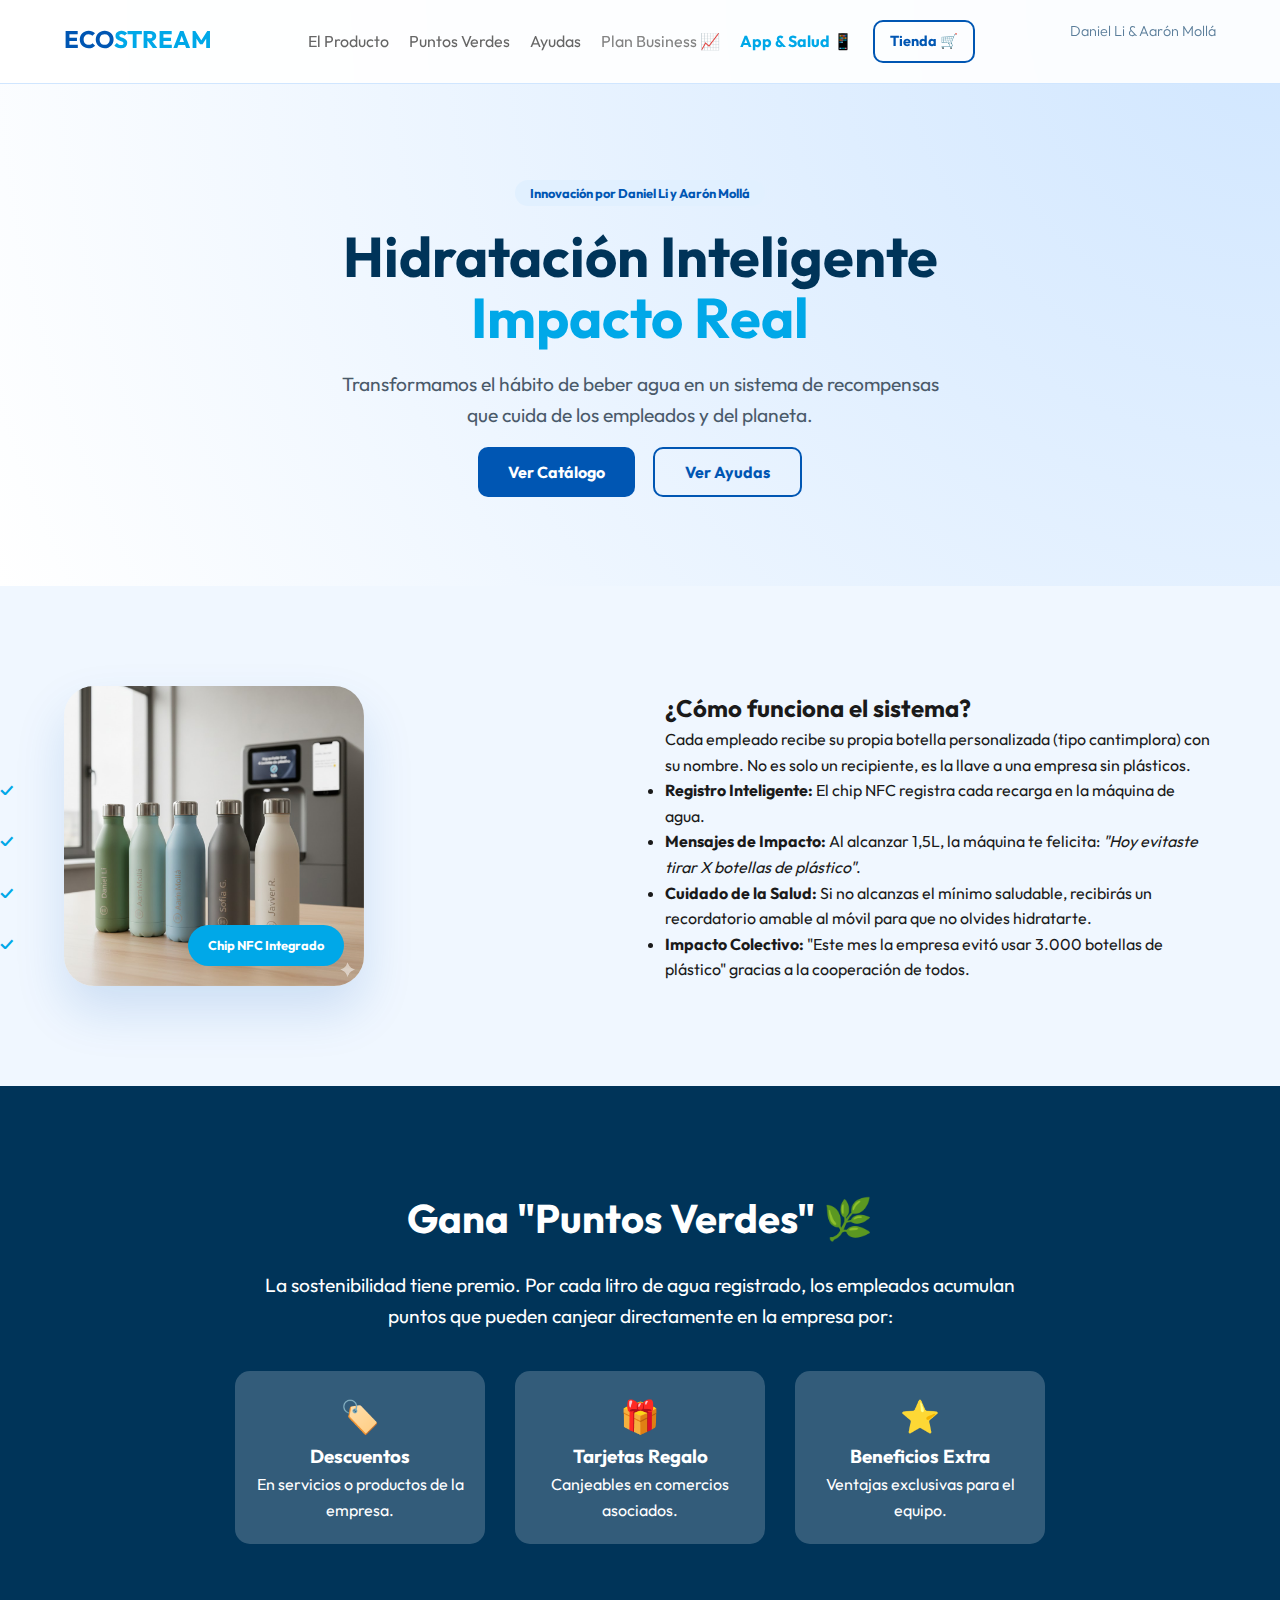
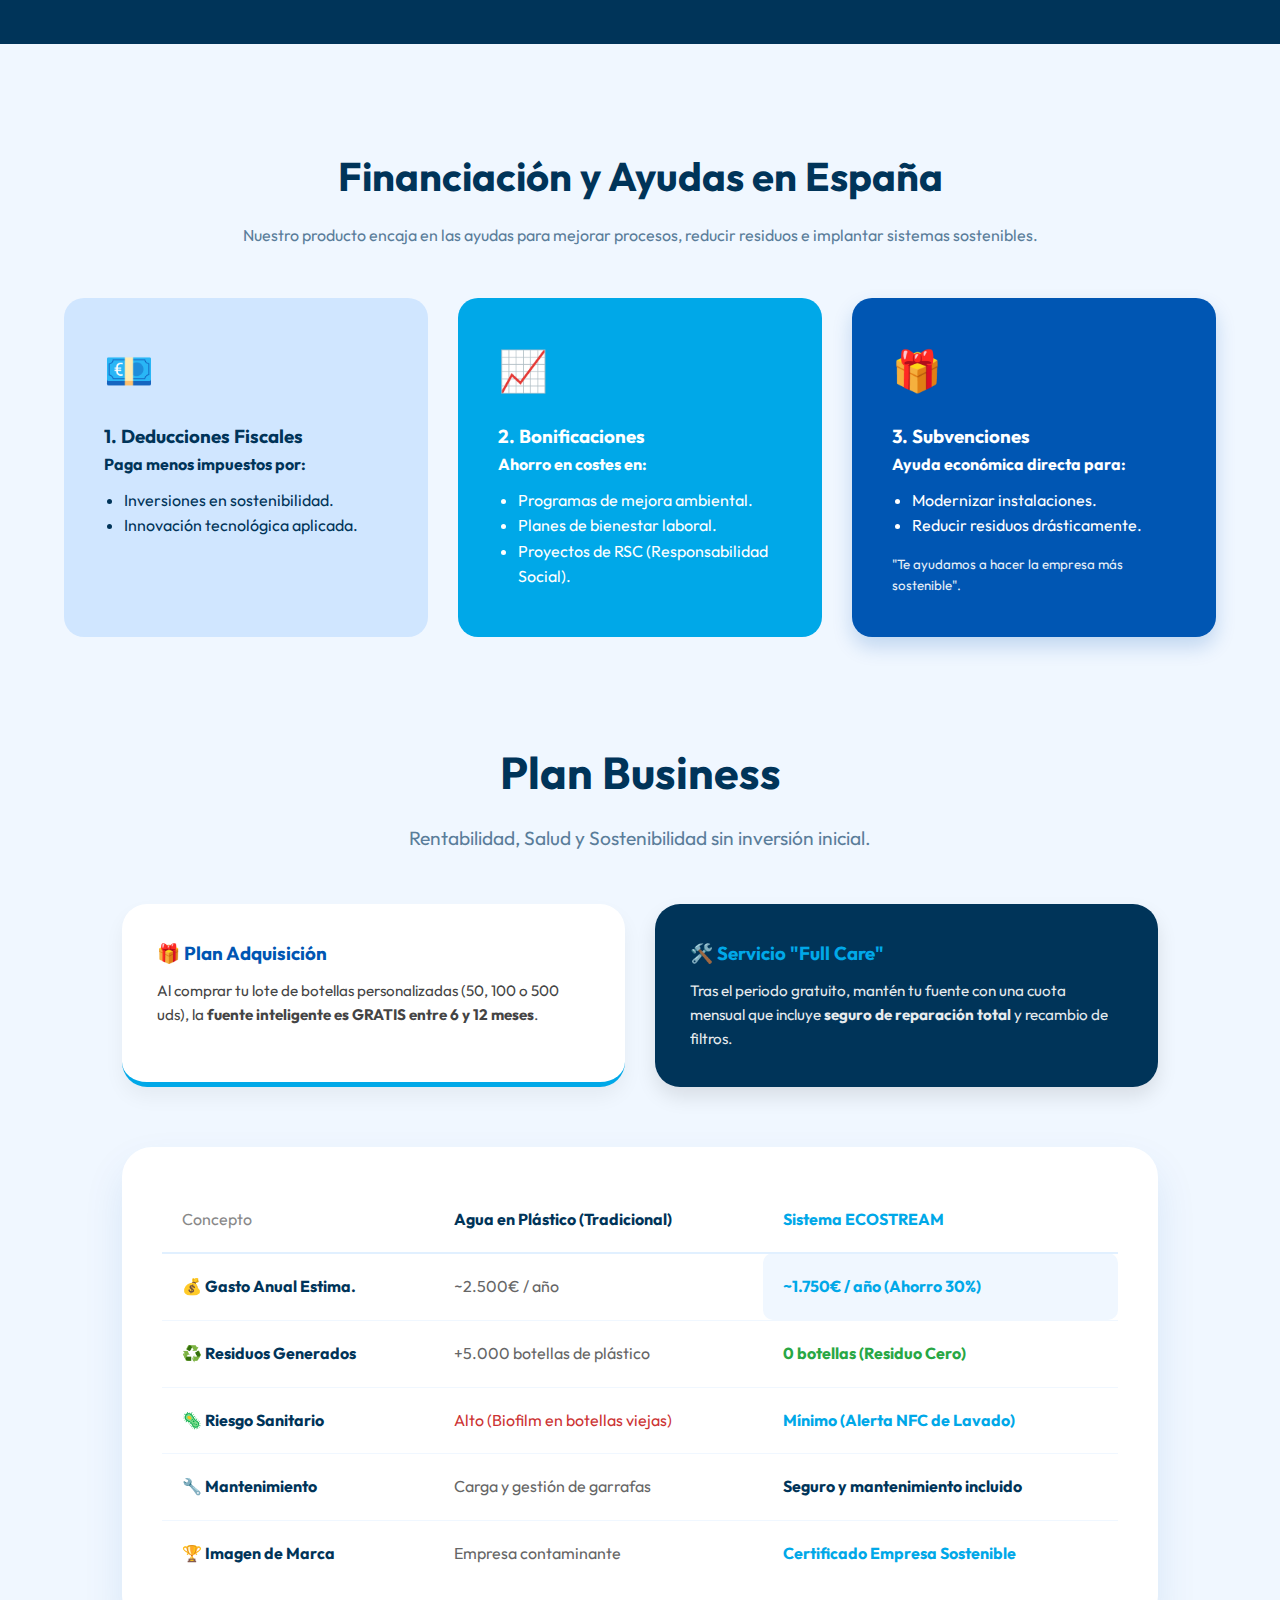
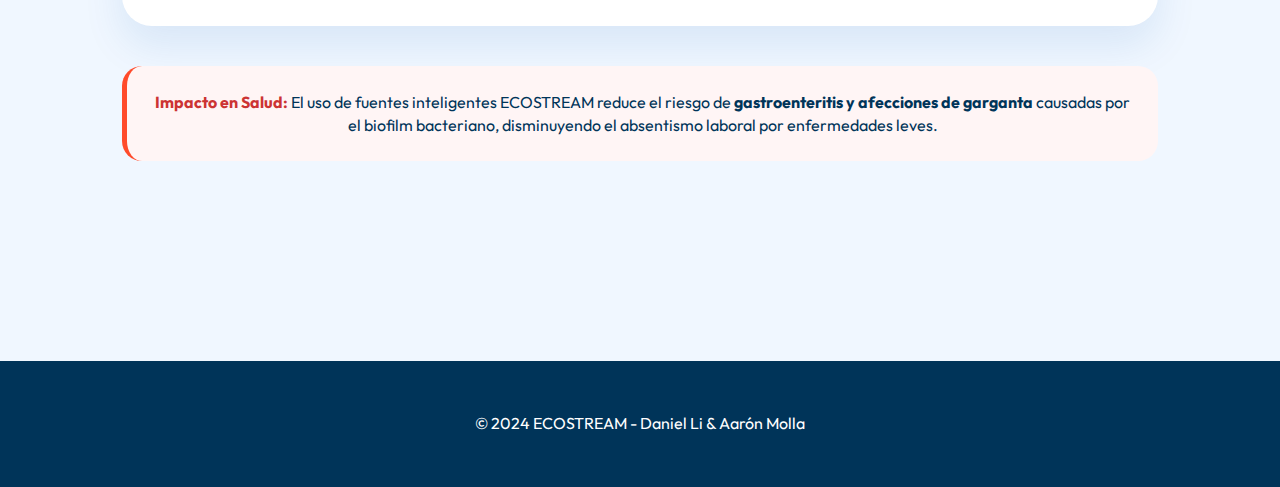
<file: index.html>
<!DOCTYPE html>
<html lang="es">
<head>
    <meta charset="UTF-8">
    <meta name="viewport" content="width=device-width, initial-scale=1.0">
    <title>ECOSTREAM | Botellas Sostenibles con Tecnología NFC</title>
    <link rel="stylesheet" href="style.css">
    <link href="https://fonts.googleapis.com/css2?family=Outfit:wght@300;400;700&display=swap" rel="stylesheet">
</head>
<body>

   <nav>
    <div class="logo">ECO<span>STREAM</span></div>
    <div class="nav-links" style="display: flex; gap: 20px; align-items: center;">
        <a href="#producto" style="text-decoration:none; color: #666;">El Producto</a>
        <a href="#gamificacion" style="text-decoration:none; color: #666;">Puntos Verdes</a>
        <a href="#ayudas" style="text-decoration:none; color: #666;">Ayudas</a>
        <a href="#plan-impacto" style="text-decoration:none; color: #838383;">Plan Business 📈</a>
        <a href="app.html" style="text-decoration:none; color: #00a8e8; font-weight: bold;">App & Salud 📱</a>
        <a href="tienda.html" class="btn-secondary" style="padding: 8px 15px; font-size: 0.9rem;">Tienda 🛒</a>
    </div>
    <div class="authors">Daniel Li & Aarón Mollá</div>
</nav>

    <header class="hero">
        <div class="hero-text">
            <span class="badge">Innovación por Daniel Li y Aarón Mollá</span>
            <h1>Hidratación Inteligente <br><span class="highlight">Impacto Real</span></h1>
            <p>Transformamos el hábito de beber agua en un sistema de recompensas que cuida de los empleados y del planeta.</p>
            <div class="hero-btns">
                <a href="tienda.html" class="btn-primary">Ver Catálogo</a>
                <a href="#ayudas" class="btn-secondary">Ver Ayudas</a>
            </div>
        </div>
    </header>

    <section id="producto" class="product-showcase">
        <div class="container">
            <div class="product-grid">
                <div class="product-image">
                    <img src="botellas.jpg" alt="Botella Inteligente NFC">
                    <div class="nfc-tag">Chip NFC Integrado</div>
                </div>
                <div class="product-info">
                    <h2>¿Cómo funciona el sistema?</h2>
                    <p>Cada empleado recibe su propia botella personalizada (tipo cantimplora) con su nombre. No es solo un recipiente, es la llave a una empresa sin plásticos.</p>
                    <ul class="features">
                        <li><strong>Registro Inteligente:</strong> El chip NFC registra cada recarga en la máquina de agua.</li>
                        <li><strong>Mensajes de Impacto:</strong> Al alcanzar 1,5L, la máquina te felicita: <em>"Hoy evitaste tirar X botellas de plástico"</em>.</li>
                        <li><strong>Cuidado de la Salud:</strong> Si no alcanzas el mínimo saludable, recibirás un recordatorio amable al móvil para que no olvides hidratarte.</li>
                        <li><strong>Impacto Colectivo:</strong> "Este mes la empresa evitó usar 3.000 botellas de plástico" gracias a la cooperación de todos.</li>
                    </ul>
                </div>
            </div>
        </div>
    </section>

    <section id="gamificacion" style="padding: 100px 5%; background: var(--secondary); color: white; text-align: center;">
        <h2 style="font-size: 2.5rem; margin-bottom: 20px;">Gana "Puntos Verdes" 🌿</h2>
        <p style="max-width: 800px; margin: 0 auto 40px; font-size: 1.2rem;">
            La sostenibilidad tiene premio. Por cada litro de agua registrado, los empleados acumulan puntos que pueden canjear directamente en la empresa por:
        </p>
        <div style="display: flex; justify-content: center; gap: 30px; flex-wrap: wrap;">
            <div style="background: rgba(255,255,255,0.2); padding: 20px; border-radius: 15px; width: 250px;">
                <span style="font-size: 2rem;">🏷️</span>
                <h3>Descuentos</h3>
                <p>En servicios o productos de la empresa.</p>
            </div>
            <div style="background: rgba(255,255,255,0.2); padding: 20px; border-radius: 15px; width: 250px;">
                <span style="font-size: 2rem;">🎁</span>
                <h3>Tarjetas Regalo</h3>
                <p>Canjeables en comercios asociados.</p>
            </div>
            <div style="background: rgba(255,255,255,0.2); padding: 20px; border-radius: 15px; width: 250px;">
                <span style="font-size: 2rem;">⭐</span>
                <h3>Beneficios Extra</h3>
                <p>Ventajas exclusivas para el equipo.</p>
            </div>
        </div>
    </section>

    <section id="ayudas" class="section-ayudas" style="background-color: #f0f7ff; padding: 100px 5%;">
        <div class="container">
            <h2 class="section-title" style="color: #003459; text-align: center; font-size: 2.5rem; margin-bottom: 15px;">Financiación y Ayudas en España</h2>
            <p class="section-desc" style="text-align: center; color: #5a7d9a; margin-bottom: 50px;">Nuestro producto encaja en las ayudas para mejorar procesos, reducir residuos e implantar sistemas sostenibles.</p>
            
            <div class="ayudas-grid" style="display: grid; grid-template-columns: repeat(auto-fit, minmax(300px, 1fr)); gap: 30px;">
                <div class="ayuda-card" style="padding: 40px; border-radius: 20px; background: #d0e6ff; color: #003459; transition: 0.3s; border: none;">
                    <div class="icon" style="font-size: 2.5rem; margin-bottom: 20px; display: block;">💶</div>
                    <h3>1. Deducciones Fiscales</h3>
                    <p><strong>Paga menos impuestos por:</strong></p>
                    <ul style="padding-left: 20px; margin-top: 10px;">
                        <li>Inversiones en sostenibilidad.</li>
                        <li>Innovación tecnológica aplicada.</li>
                    </ul>
                </div>

                <div class="ayuda-card" style="padding: 40px; border-radius: 20px; background: #00a8e8; color: white; transition: 0.3s; border: none;">
                    <div class="icon" style="font-size: 2.5rem; margin-bottom: 20px; display: block;">📈</div>
                    <h3>2. Bonificaciones</h3>
                    <p><strong>Ahorro en costes en:</strong></p>
                    <ul style="padding-left: 20px; margin-top: 10px;">
                        <li>Programas de mejora ambiental.</li>
                        <li>Planes de bienestar laboral.</li>
                        <li>Proyectos de RSC (Responsabilidad Social).</li>
                    </ul>
                </div>

                <div class="ayuda-card" style="padding: 40px; border-radius: 20px; background: #0056b3; color: white; transition: 0.3s; border: none; box-shadow: 0 10px 20px rgba(0,86,179,0.2);">
                    <div class="icon" style="font-size: 2.5rem; margin-bottom: 20px; display: block;">🎁</div>
                    <h3>3. Subvenciones</h3>
                    <p><strong>Ayuda económica directa para:</strong></p>
                    <ul style="padding-left: 20px; margin-top: 10px;">
                        <li>Modernizar instalaciones.</li>
                        <li>Reducir residuos drásticamente.</li>
                    </ul>
                    <small style="display: block; margin-top: 15px; opacity: 0.9;">"Te ayudamos a hacer la empresa más sostenible".</small>
                </div>
                
            </div>
            <section id="plan-impacto" style="padding: 100px 5%; background: #f0f7ff;">
    <div style="max-width: 1100px; margin: 0 auto;">
        
        <div style="text-align: center; margin-bottom: 50px;">
            <h2 style="color: #003459; font-size: 2.8rem; margin-bottom: 15px;">Plan Business</h2>
            <p style="color: #5a7d9a; font-size: 1.2rem;">Rentabilidad, Salud y Sostenibilidad sin inversión inicial.</p>
        </div>

        <div style="display: grid; grid-template-columns: repeat(auto-fit, minmax(300px, 1fr)); gap: 30px; margin-bottom: 60px;">
            <div style="background: white; padding: 35px; border-radius: 25px; border-bottom: 5px solid #00a8e8; box-shadow: 0 10px 20px rgba(0,0,0,0.05);">
                <h3 style="color: #0056b3; margin-bottom: 10px;">🎁 Plan Adquisición</h3>
                <p style="font-size: 0.95rem; color: #444;">Al comprar tu lote de botellas personalizadas (50, 100 o 500 uds), la <strong>fuente inteligente es GRATIS entre 6 y 12 meses</strong>.</p>
            </div>
            <div style="background: #003459; color: white; padding: 35px; border-radius: 25px; box-shadow: 0 10px 20px rgba(0,0,0,0.1);">
                <h3 style="color: #00a8e8; margin-bottom: 10px;">🛠️ Servicio "Full Care"</h3>
                <p style="font-size: 0.95rem; opacity: 0.9;">Tras el periodo gratuito, mantén tu fuente con una cuota mensual que incluye <strong>seguro de reparación total</strong> y recambio de filtros.</p>
            </div>
        </div>

        <div style="background: white; padding: 40px; border-radius: 30px; box-shadow: 0 20px 40px rgba(0,86,179,0.1); overflow-x: auto;">
            <table style="width: 100%; border-collapse: collapse; min-width: 600px;">
                <thead>
                    <tr style="text-align: left; border-bottom: 2px solid #e1f0ff;">
                        <th style="padding: 20px; color: #888; font-weight: 400;">Concepto</th>
                        <th style="padding: 20px; color: #003459; font-weight: 700;">Agua en Plástico (Tradicional)</th>
                        <th style="padding: 20px; color: #00a8e8; font-weight: 700;">Sistema ECOSTREAM</th>
                    </tr>
                </thead>
                <tbody>
                    <tr style="border-bottom: 1px solid #f0f7ff;">
                        <td style="padding: 20px; font-weight: 700; color: #003459;">💰 Gasto Anual Estima.</td>
                        <td style="padding: 20px; color: #666;">~2.500€ / año</td>
                        <td style="padding: 20px; color: #00a8e8; font-weight: 700; background: #f0f7ff; border-radius: 10px;">~1.750€ / año (Ahorro 30%)</td>
                    </tr>
                    <tr style="border-bottom: 1px solid #f0f7ff;">
                        <td style="padding: 20px; font-weight: 700; color: #003459;">♻️ Residuos Generados</td>
                        <td style="padding: 20px; color: #666;">+5.000 botellas de plástico</td>
                        <td style="padding: 20px; color: #28a745; font-weight: 700;">0 botellas (Residuo Cero)</td>
                    </tr>
                    <tr style="border-bottom: 1px solid #f0f7ff;">
                        <td style="padding: 20px; font-weight: 700; color: #003459;">🦠 Riesgo Sanitario</td>
                        <td style="padding: 20px; color: #cc3333;">Alto (Biofilm en botellas viejas)</td>
                        <td style="padding: 20px; color: #00a8e8; font-weight: 700;">Mínimo (Alerta NFC de Lavado)</td>
                    </tr>
                    <tr style="border-bottom: 1px solid #f0f7ff;">
                        <td style="padding: 20px; font-weight: 700; color: #003459;">🔧 Mantenimiento</td>
                        <td style="padding: 20px; color: #666;">Carga y gestión de garrafas</td>
                        <td style="padding: 20px; color: #003459; font-weight: 700;">Seguro y mantenimiento incluido</td>
                    </tr>
                    <tr>
                        <td style="padding: 20px; font-weight: 700; color: #003459;">🏆 Imagen de Marca</td>
                        <td style="padding: 20px; color: #666;">Empresa contaminante</td>
                        <td style="padding: 20px; color: #00a8e8; font-weight: 700;">Certificado Empresa Sostenible</td>
                    </tr>
                </tbody>
            </table>
        </div>

        <div style="margin-top: 40px; text-align: center; padding: 25px; background: #fff5f5; border-radius: 20px; border-left: 5px solid #ff4b2b;">
            <p style="color: #003459; font-size: 1rem; line-height: 1.4;">
                <strong style="color: #cc3333;">Impacto en Salud:</strong> El uso de fuentes inteligentes ECOSTREAM reduce el riesgo de <strong>gastroenteritis y afecciones de garganta</strong> causadas por el biofilm bacteriano, disminuyendo el absentismo laboral por enfermedades leves.
            </p>
        </div>
    </div>
</section>
        </div>

    </section>

   
          
    </section>

    <footer style="background: var(--accent); color: white; text-align: center; padding: 50px 5%;">
        <p>&copy; 2024 ECOSTREAM - Daniel Li & Aarón Molla</p>
    </footer>

    <script src="script.js"></script>
</body>
</html>
</file>
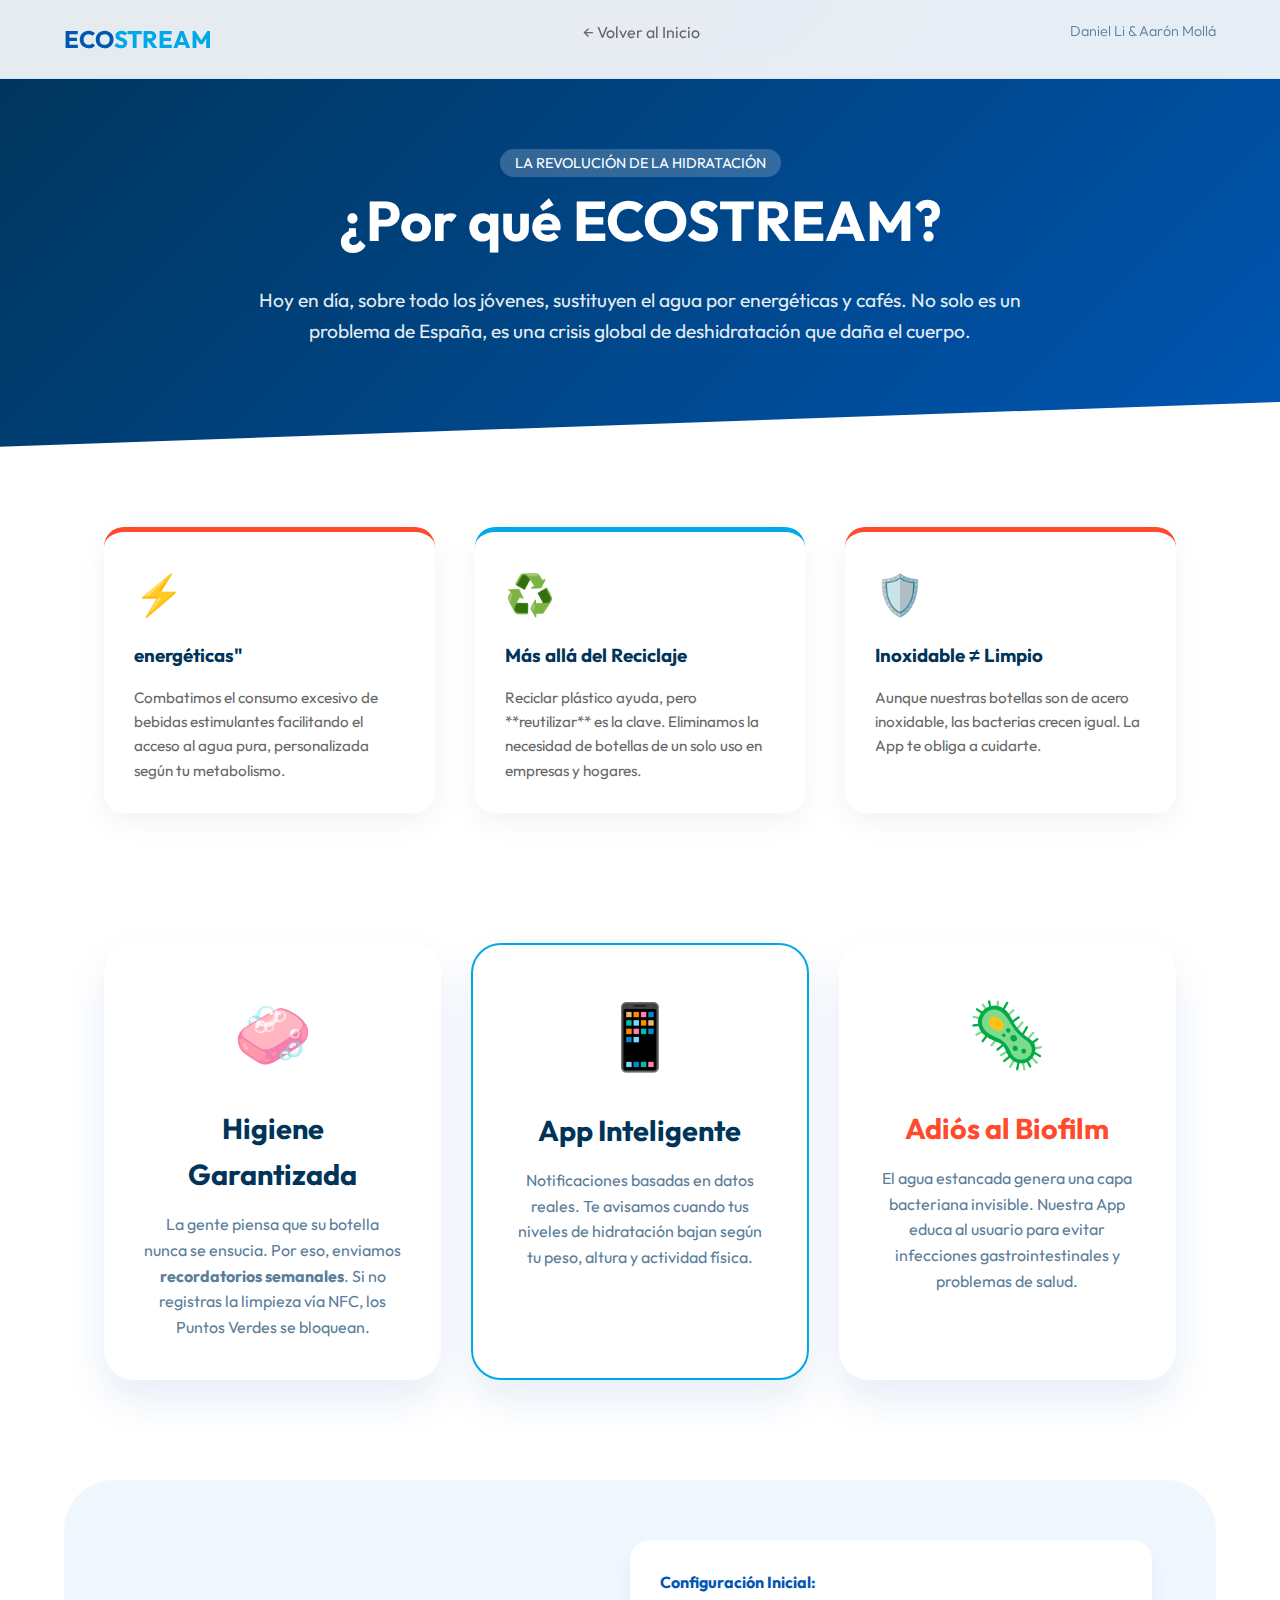
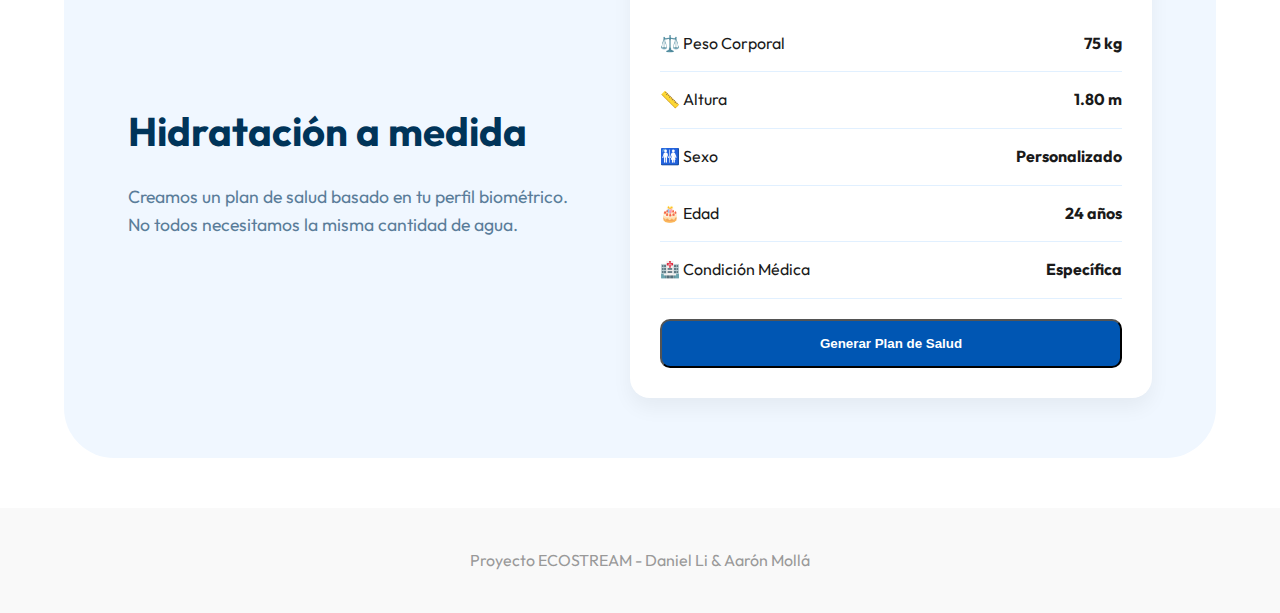
<file: app.html>
<!DOCTYPE html>
<html lang="es">
<head>
    <meta charset="UTF-8">
    <meta name="viewport" content="width=device-width, initial-scale=1.0">
    <title>ECOSTREAM App | Salud y Tecnología</title>
    <link rel="stylesheet" href="style.css">
    <link href="https://fonts.googleapis.com/css2?family=Outfit:wght@300;400;700&display=swap" rel="stylesheet">
    <style>
        :root {
            --primary: #0056b3;
            --secondary: #00a8e8;
            --accent: #003459;
            --bg-light: #f0f7ff;
            --danger: #ff4b2b;
        }

        body { background-color: white; font-family: 'Outfit', sans-serif; scroll-behavior: smooth;}

        /* Estilo para el Hero de la App */
        .app-hero {
            background: linear-gradient(135deg, var(--accent) 0%, var(--primary) 100%);
            color: white;
            padding: 150px 5% 100px;
            text-align: center;
            clip-path: polygon(0 0, 100% 0, 100% 90%, 0% 100%);
        }

        .app-hero h1 { font-size: 3.5rem; margin-bottom: 20px; }
        .app-hero p { font-size: 1.2rem; opacity: 0.9; max-width: 800px; margin: 0 auto; }

        /* Sección de Problemas Reales */
        .problem-section {
            padding: 80px 5%;
            display: grid;
            grid-template-columns: repeat(auto-fit, minmax(300px, 1fr));
            gap: 40px;
            max-width: 1200px;
            margin: 0 auto;
        }

        .problem-card {
            padding: 30px;
            border-radius: 20px;
            background: #fff;
            border-top: 5px solid var(--danger);
            box-shadow: 0 10px 30px rgba(0,0,0,0.05);
        }

        /* Tarjetas de Presentación */
        .info-grid {
            display: grid;
            grid-template-columns: repeat(auto-fit, minmax(320px, 1fr));
            gap: 30px;
            padding: 50px 5%;
            max-width: 1200px;
            margin: 0 auto;
        }

        .card {
            background: white;
            padding: 40px;
            border-radius: 30px;
            box-shadow: 0 20px 40px rgba(0,86,179,0.1);
            transition: transform 0.3s ease;
            text-align: center;
        }

        .card:hover { transform: translateY(-10px); }

        .icon-box { font-size: 4rem; margin-bottom: 20px; display: block; }
        .card h3 { color: var(--accent); font-size: 1.8rem; margin-bottom: 15px; }
        .card p { color: #5a7d9a; line-height: 1.6; }

        .salud-form-mockup {
            background: var(--bg-light);
            padding: 60px 5%;
            border-radius: 50px;
            margin: 50px 5%;
            display: flex;
            flex-wrap: wrap;
            gap: 40px;
            align-items: center;
        }

        .form-text { flex: 1; min-width: 300px; }
        .form-visual { 
            flex: 1; 
            min-width: 300px; 
            background: white; 
            padding: 30px; 
            border-radius: 20px; 
            box-shadow: 0 10px 20px rgba(0,0,0,0.05);
        }

        .form-item {
            display: flex;
            justify-content: space-between;
            padding: 15px 0;
            border-bottom: 1px solid #e1f0ff;
        }
    </style>
</head>
<body>

    <nav>
        <div class="logo">ECO<span>STREAM</span></div>
        <div class="nav-links">
            <a href="index.html" style="text-decoration:none; color: #666;">← Volver al Inicio</a>
        </div>
        <div class="authors">Daniel Li & Aarón Mollá</div>
    </nav>

    <header class="app-hero">
        <span style="background: rgba(255,255,255,0.2); padding: 5px 15px; border-radius: 20px; font-size: 0.9rem;">LA REVOLUCIÓN DE LA HIDRATACIÓN</span>
        <h1>¿Por qué ECOSTREAM?</h1>
        <p>Hoy en día, sobre todo los jóvenes, sustituyen el agua por energéticas y cafés. No solo es un problema de España, es una crisis global de deshidratación que daña el cuerpo.</p>
    </header>

    <main>
        <section class="problem-section">
            <div class="problem-card">
                <span style="font-size: 2.5rem;">⚡</span>
                <h3 style="color: var(--accent); margin: 15px 0;">energéticas"</h3>
                <p style="color: #666; font-size: 0.95rem;">Combatimos el consumo excesivo de bebidas estimulantes facilitando el acceso al agua pura, personalizada según tu metabolismo.</p>
            </div>
            <div class="problem-card" style="border-top-color: var(--secondary);">
                <span style="font-size: 2.5rem;">♻️</span>
                <h3 style="color: var(--accent); margin: 15px 0;">Más allá del Reciclaje</h3>
                <p style="color: #666; font-size: 0.95rem;">Reciclar plástico ayuda, pero **reutilizar** es la clave. Eliminamos la necesidad de botellas de un solo uso en empresas y hogares.</p>
            </div>
            <div class="problem-card">
                <span style="font-size: 2.5rem;">🛡️</span>
                <h3 style="color: var(--accent); margin: 15px 0;">Inoxidable ≠ Limpio</h3>
                <p style="color: #666; font-size: 0.95rem;">Aunque nuestras botellas son de acero inoxidable, las bacterias crecen igual. La App te obliga a cuidarte.</p>
            </div>
        </section>

        <div class="info-grid">
            <div class="card">
                <span class="icon-box">🧼</span>
                <h3>Higiene Garantizada</h3>
                <p>La gente piensa que su botella nunca se ensucia. Por eso, enviamos <strong>recordatorios semanales</strong>. Si no registras la limpieza vía NFC, los Puntos Verdes se bloquean.</p>
            </div>

            <div class="card" style="border: 2px solid var(--secondary);">
                <span class="icon-box">📱</span>
                <h3>App Inteligente</h3>
                <p>Notificaciones basadas en datos reales. Te avisamos cuando tus niveles de hidratación bajan según tu peso, altura y actividad física.</p>
            </div>

            <div class="card">
                <span class="icon-box">🦠</span>
                <h3 style="color: var(--danger);">Adiós al Biofilm</h3>
                <p>El agua estancada genera una capa bacteriana invisible. Nuestra App educa al usuario para evitar infecciones gastrointestinales y problemas de salud.</p>
            </div>
        </div>

        <section class="salud-form-mockup">
            <div class="form-text">
                <h2 style="color: var(--accent); font-size: 2.5rem;">Hidratación a medida</h2>
                <p style="color: #5a7d9a; font-size: 1.1rem; margin-top: 20px;">
                    Creamos un plan de salud basado en tu perfil biométrico. No todos necesitamos la misma cantidad de agua.
                </p>
            </div>
            <div class="form-visual">
                <h4 style="margin-bottom: 20px; color: var(--primary);">Configuración Inicial:</h4>
                <div class="form-item"><span>⚖️ Peso Corporal</span> <strong>75 kg</strong></div>
                <div class="form-item"><span>📏 Altura</span> <strong>1.80 m</strong></div>
                <div class="form-item"><span>🚻 Sexo</span> <strong>Personalizado</strong></div>
                <div class="form-item"><span>🎂 Edad</span> <strong>24 años</strong></div>
                <div class="form-item"><span>🏥 Condición Médica</span> <strong>Específica</strong></div>
                <div style="margin-top: 20px; text-align: center;">
                    <button class="btn-primary" style="width: 100%;">Generar Plan de Salud</button>
                </div>
            </div>
        </section>
    </main>

    <footer style="text-align: center; padding: 40px; color: #999; background: #f9f9f9;">
        <p>Proyecto ECOSTREAM - Daniel Li & Aarón Mollá</p>
    </footer>

</body>
</html>
</file>
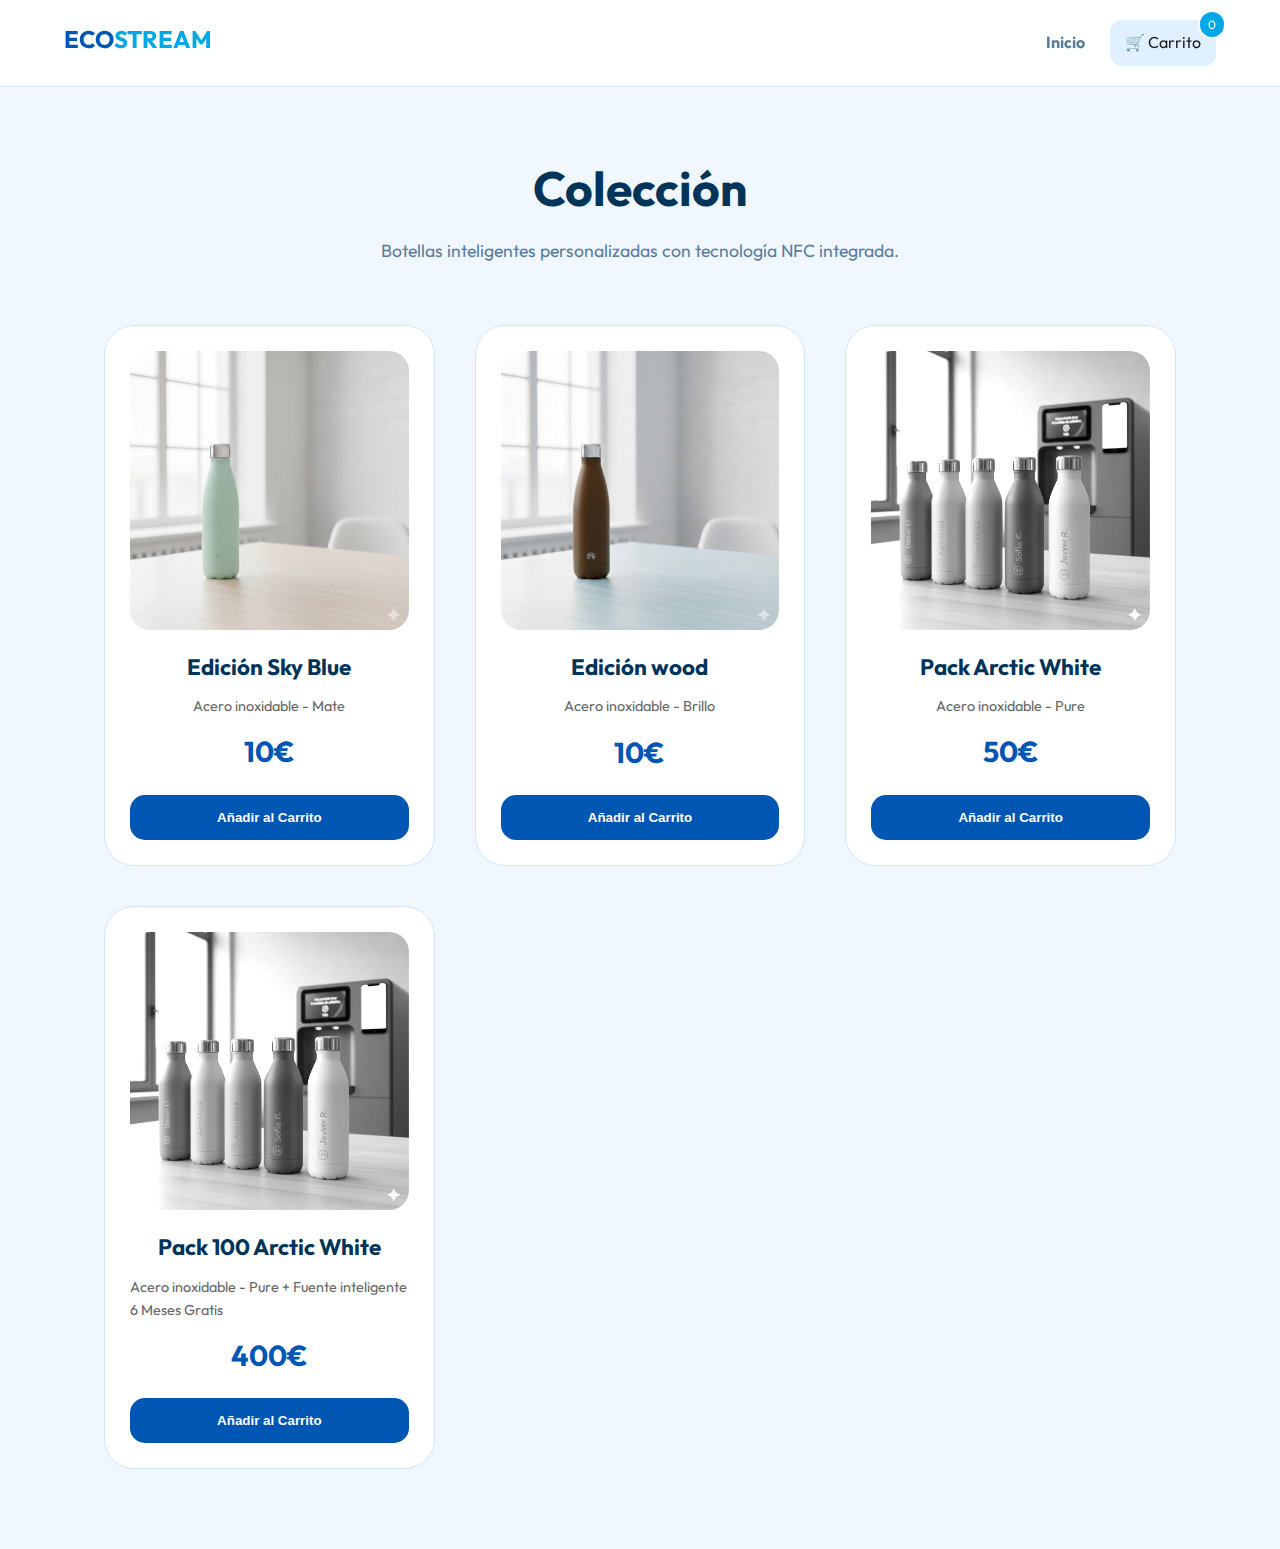
<file: tienda.html>
<!DOCTYPE html>
<html lang="es">
<head>
    <meta charset="UTF-8">
    <meta name="viewport" content="width=device-width, initial-scale=1.0">
    <title>Tienda Oficial | ECOSTREAM</title>
    <link rel="stylesheet" href="style.css">
    <link href="https://fonts.googleapis.com/css2?family=Outfit:wght@300;400;700&display=swap" rel="stylesheet">
    <style>
        :root {
            --shop-bg: #f0f7ff;
            --card-shadow: rgba(0, 86, 179, 0.1);
        }

        body { background-color: var(--shop-bg); }

        .shop-container { 
            padding: 150px 5% 80px; 
            max-width: 1200px; 
            margin: 0 auto;
        }

        .shop-header {
            text-align: center;
            margin-bottom: 60px;
        }

        .shop-header h1 {
            color: var(--accent);
            font-size: 3rem;
            margin-bottom: 10px;
        }

        .shop-header p { color: #5a7d9a; font-size: 1.1rem; }

        .products-grid { 
            display: grid; 
            grid-template-columns: repeat(auto-fit, minmax(300px, 1fr)); 
            gap: 40px; 
        }

        .product-card { 
            background: #fff; 
            padding: 25px; 
            border-radius: 30px; 
            border: 1px solid #d0e6ff; 
            transition: all 0.4s ease;
            position: relative;
            display: flex;
            flex-direction: column;
            align-items: center;
        }

        .product-card:hover { 
            transform: translateY(-10px); 
            box-shadow: 0 20px 40px var(--card-shadow);
            border-color: var(--secondary);
        }

        .product-card img { 
            width: 100%; 
            border-radius: 20px; 
            margin-bottom: 20px;
            object-fit: cover;
            transition: transform 0.3s ease;
        }

        .product-card:hover img { transform: scale(1.05); }

        .product-card h3 { 
            color: var(--accent); 
            font-size: 1.4rem; 
            margin-bottom: 10px; 
        }

        .price { 
            font-size: 1.8rem; 
            font-weight: 700; 
            color: var(--primary); 
            margin: 10px 0 20px; 
        }

        .btn-add {
            width: 100%;
            background: var(--primary);
            color: white;
            border: none;
            padding: 15px;
            border-radius: 15px;
            font-weight: 700;
            cursor: pointer;
            transition: 0.3s;
            display: flex;
            justify-content: center;
            align-items: center;
            gap: 10px;
        }

        .btn-add:hover { background: var(--accent); }

        /* Estilos del Carrito lateral */
        .cart-sidebar { 
            position: fixed; 
            right: -450px; 
            top: 0; 
            width: 400px; 
            height: 100%; 
            background: white; 
            box-shadow: -10px 0 30px rgba(0,0,0,0.1); 
            transition: 0.4s cubic-bezier(0.4, 0, 0.2, 1); 
            z-index: 1000; 
            padding: 40px; 
            display: flex; 
            flex-direction: column; 
        }

        .cart-sidebar.active { right: 0; }

        .cart-item { 
            display: flex; 
            justify-content: space-between; 
            align-items: center;
            margin-bottom: 20px; 
            padding: 15px; 
            background: #f8fbff;
            border-radius: 15px;
            border: 1px solid #e1f0ff;
        }

        .cart-icon { 
            cursor: pointer; 
            position: relative; 
            background: #e1f0ff;
            padding: 10px 15px;
            border-radius: 12px;
            transition: 0.3s;
        }

        .cart-icon:hover { background: #d0e6ff; }

        .cart-badge { 
            background: var(--secondary); 
            color: white; 
            font-size: 0.75rem; 
            padding: 3px 8px; 
            border-radius: 50px; 
            position: absolute; 
            top: -10px; 
            right: -10px;
            border: 2px solid white;
        }

        .checkout-btn {
            width: 100%;
            background: var(--secondary);
            color: white;
            border: none;
            padding: 18px;
            border-radius: 15px;
            font-weight: 700;
            font-size: 1.1rem;
            cursor: pointer;
            transition: 0.3s;
        }

        .checkout-btn:hover { background: var(--primary); transform: scale(1.02); }
    </style>
</head>
<body>

    <nav>
        <div class="logo">ECO<span>STREAM</span></div>
        <div style="display:flex; gap: 25px; align-items: center;">
            <a href="index.html" style="text-decoration: none; color: #5a7d9a; font-weight: 700;">Inicio</a>
            <div class="cart-icon" onclick="toggleCart()">
                <span>🛒 Carrito</span> <span class="cart-badge" id="cart-count">0</span>
            </div>
        </div>
    </nav>

    <main class="shop-container">
        <div class="shop-header">
            <h1>Colección </h1>
            <p>Botellas inteligentes personalizadas con tecnología NFC integrada.</p>
        </div>

        <div class="products-grid">
            <div class="product-card">
                <img src="botellaazul.jpg" alt="Moss Green">
                <h3>Edición Sky Blue</h3>
                <p style="color: #666; font-size: 0.9rem;">Acero inoxidable - Mate</p>
                <div class="price">10€</div>
                <button class="btn-add" onclick="addToCart('Moss Green', 10€)">
                    Añadir al Carrito
                </button>
            </div>

            <div class="product-card">
                <img src="azuloscuro.jpg" alt="Sky Blue" style="filter: hue-rotate(160deg);">
                <h3>Edición wood</h3>
                <p style="color: #666; font-size: 0.9rem;">Acero inoxidable - Brillo</p>
                <div class="price">10€</div>
                <button class="btn-add" onclick="addToCart('Sky Blue', 10€)">
                    Añadir al Carrito
                </button>
            </div>

            <div class="product-card">
                <img src="botellas.jpg" alt="Arctic White" style="filter: grayscale(1) brightness(1.2);">
                <h3>Pack Arctic White</h3>
                <p style="color: #666; font-size: 0.9rem;">Acero inoxidable - Pure</p>
                <div class="price">50€</div>
                <button class="btn-add" onclick="addToCart('Arctic White', 50€)">
                    Añadir al Carrito
                </button>
            </div>

            <div class="product-card">
                <img src="botellas.jpg" alt="Arctic White" style="filter: grayscale(1) brightness(1.2);">
                <h3>Pack 100 Arctic White</h3>
                <p style="color: #666; font-size: 0.9rem;">Acero inoxidable - Pure + Fuente inteligente 6 Meses Gratis </p>
                <div class="price">400€</div>
                <button class="btn-add" onclick="addToCart('Pack 100 Arctic White', 400€)">
                    Añadir al Carrito
                </button>
            </div>
        </div>
    </main>

    <div id="cart-sidebar" class="cart-sidebar">
        <div style="display:flex; justify-content: space-between; align-items: center; margin-bottom: 30px;">
            <h2 style="color: var(--accent);">Tu Carrito</h2>
            <button onclick="toggleCart()" style="background:none; border:none; font-size: 2rem; cursor:pointer; color: var(--primary);">&times;</button>
        </div>
        
        <div id="cart-items-container" style="flex-grow:1; overflow-y:auto;">
            </div>

        <div style="border-top: 2px solid #f0f7ff; padding-top: 25px; margin-top: 20px;">
            <div style="display:flex; justify-content: space-between; margin-bottom: 20px; font-size: 1.2rem;">
                <strong style="color: var(--accent);">Total:</strong> 
                <span id="cart-total" style="color: var(--primary); font-weight: 700;">0.00€</span>
            </div>
            <button class="checkout-btn">Finalizar Compra</button>
            <p style="text-align:center; font-size: 0.8rem; color: #999; margin-top: 15px;">Pago seguro encriptado</p>
        </div>
    </div>

    <script src="script.js"></script>
</body>
</html>
</file>
<file: style.css>
:root {
    /* Nueva paleta de azules */
    --primary: #0056b3;       /* Azul Principal */
    --secondary: #00a8e8;     /* Azul Celeste para detalles */
    --accent: #003459;        /* Azul Oscuro para contraste */
    --bg-light: #f0f7ff;      /* Fondo azul muy suave */
    --dark: #1a1a1a;
    --white: #ffffff;
}

* {
    margin: 0;
    padding: 0;
    box-sizing: border-box;
}

body {
    font-family: 'Outfit', sans-serif;
    color: var(--dark);
    line-height: 1.6;
    background-color: var(--white);
}

/* Navegación */
nav {
    display: flex;
    justify-content: space-between;
    padding: 20px 5%;
    background: rgba(255,255,255,0.9);
    backdrop-filter: blur(10px);
    position: fixed;
    width: 100%;
    z-index: 100;
    border-bottom: 1px solid #d0e6ff; /* Azulado */
}

.logo {
    font-weight: 700;
    font-size: 1.5rem;
    color: var(--primary);
}

.logo span { color: var(--secondary); }

.authors { font-weight: 300; font-size: 0.9rem; color: #5a7d9a; }

/* Hero */
.hero {
    padding: 180px 5% 100px;
    /* Gradiente más azulado */
    background: radial-gradient(circle at top right, #d0e6ff, #ffffff);
    text-align: center;
}

.badge {
    background: #e1f0ff;
    color: var(--primary);
    padding: 5px 15px;
    border-radius: 20px;
    font-size: 0.8rem;
    font-weight: 700;
}

.hero h1 {
    font-size: 3.5rem;
    margin: 20px 0;
    line-height: 1.1;
    color: var(--accent);
}

.highlight { color: var(--secondary); }

.hero p {
    font-size: 1.2rem;
    color: #4a5a6a;
    max-width: 600px;
    margin: 0 auto 30px;
}

.btn-primary {
    background: var(--primary);
    color: white;
    padding: 15px 30px;
    border-radius: 10px;
    text-decoration: none;
    font-weight: 700;
    margin-right: 15px;
    transition: 0.3s;
}

.btn-primary:hover { background: var(--accent); }

.btn-secondary {
    border: 2px solid var(--primary);
    color: var(--primary);
    padding: 13px 30px;
    border-radius: 10px;
    text-decoration: none;
    font-weight: 700;
    transition: 0.3s;
}

.btn-secondary:hover { background: #e1f0ff; }

/* Producto */
.product-showcase {
    padding: 100px 5%;
    background: var(--bg-light);
}

.product-grid {
    display: grid;
    grid-template-columns: 1fr 1fr;
    gap: 50px;
    align-items: center;
}

.product-image {
    position: relative;
    border-radius: 30px;
    overflow: hidden;
    width: 300px;
    box-shadow: 0 25px 50px rgba(0,86,179,0.15); /* Sombra azulada */

}

.product-image img {
    width: 100%;
    height: auto;
    display: block;
}

.nfc-tag {
    position: absolute;
    bottom: 20px;
    right: 20px;
    background: var(--secondary);
    color: white;
    padding: 10px 20px;
    border-radius: 50px;
    font-size: 0.8rem;
    font-weight: 700;
}

.features li::before {
    content: '✓';
    position: absolute;
    left: 0;
    color: var(--secondary);
    font-weight: bold;
}

/* Gamificación - Ahora en azul */
#gamificacion {
    background: var(--accent) !important; /* Azul profundo */
}

/* Ayudas */
.section-ayudas { padding: 100px 5%; background: white; }
.section-title { color: var(--accent); }

.ayuda-card {
    padding: 40px;
    border: 1px solid #d0e6ff;
    border-radius: 20px;
    background: white;
}

.ayuda-card.highlighted {
    background: var(--primary);
    color: white;
}

footer {
    background: var(--accent);
    color: white;
    text-align: center;
    padding: 50px 5%;
}

@media (max-width: 768px) {
    .product-grid { grid-template-columns: 1fr; }
    .hero h1 { font-size: 2.5rem; }
}
</file>
